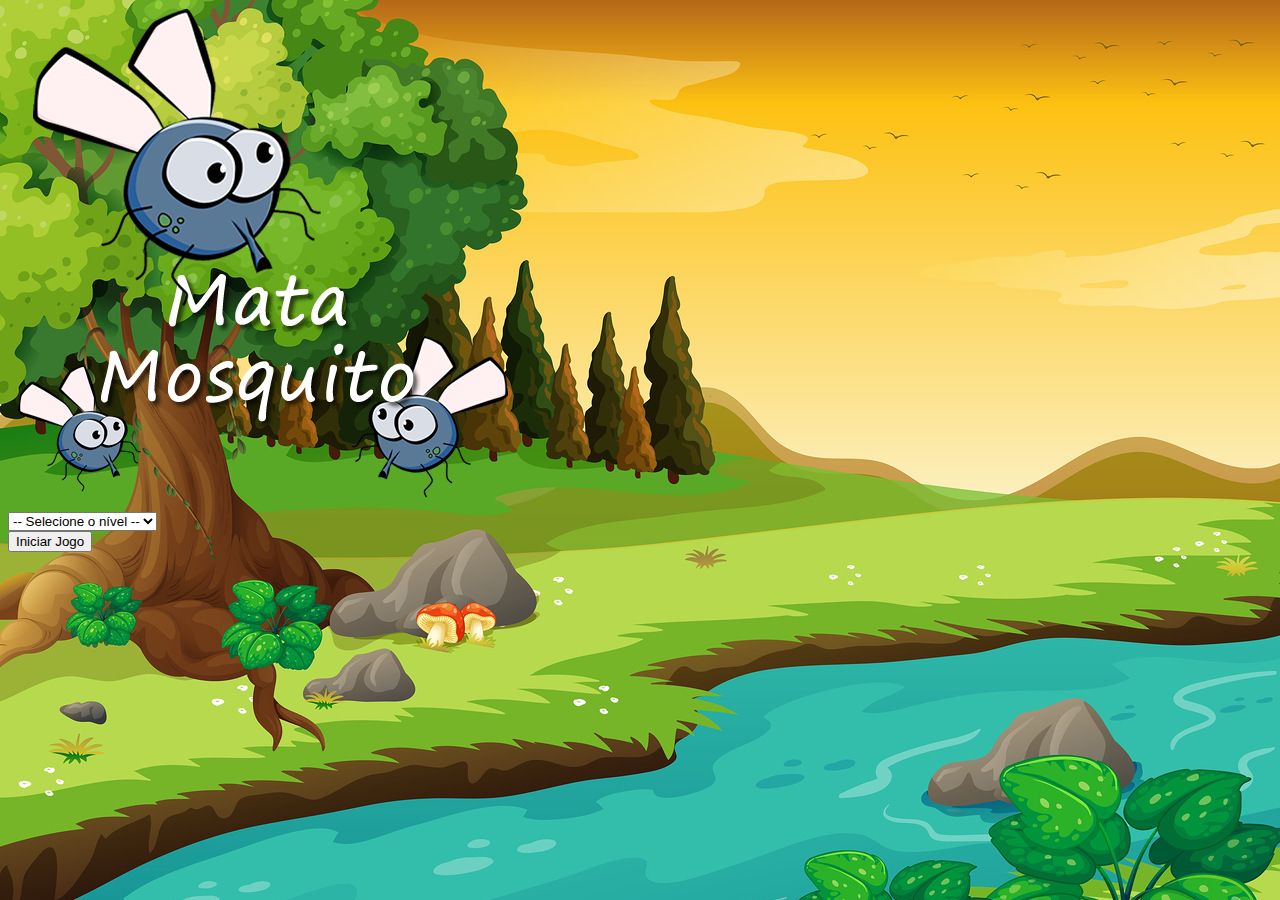
<file: index.html>
<!DOCTYPE html>
<html lang="pt-br">
    <head>
        <meta charset="UTF-8">
        <meta name="viewport" content="width=device-width, initial-scale=1.0">
        <title>Game Over</title>
        <link rel="stylesheet" href="mosquito.css">
        <link href="https://cdn.jsdelivr.net/npm/bootstrap@5.1.3/dist/css/bootstrap.min.css" rel="stylesheet" integrity="sha384-1BmE4kWBq78iYhFldvKuhfTAU6auU8tT94WrHftjDbrCEXSU1oBoqyl2QvZ6jIW3" crossorigin="anonymous">
        <script>
            function iniciarJogo() {
                var nivel = document.getElementById('nivel').value
                if(nivel === '') {
                    alert('Selecione um nível para iniciar o jogo')
                    return false
                }
                window.location.href = "mosquito.html?" + nivel
            }
        </script>
    </head>
    <body>

        <div class="container">
            <div class="row">
                <div class="col">
                    <div class="d-flex justify-content-center">
                        <img src="img/game.png">
                    </div>
                </div>
            </div>
            <div class="row">
                <div class="col">
                    <div class="d-flex justify-content-center">
                        <div class="mb-2">
                            <select id="nivel" class="form-control">
                                <option value="">-- Selecione o nível --</option>
                                <option value="normal">Normal</option>
                                <option value="dificil">Difícil</option>
                                <option value="impossivel">Impossível</option>
                            </select>
                        </div>
                    </div>
                </div>
            </div>
            <div class="row">
                <div class="col">
                    <div class="d-flex justify-content-center">
                        <button onclick="iniciarJogo()" type="button" class="btn btn-danger btn-lg">
                            Iniciar Jogo
                        </button>
                    </div>
                </div>
            </div>
        
        </div>

    </body>
</html>
</file>
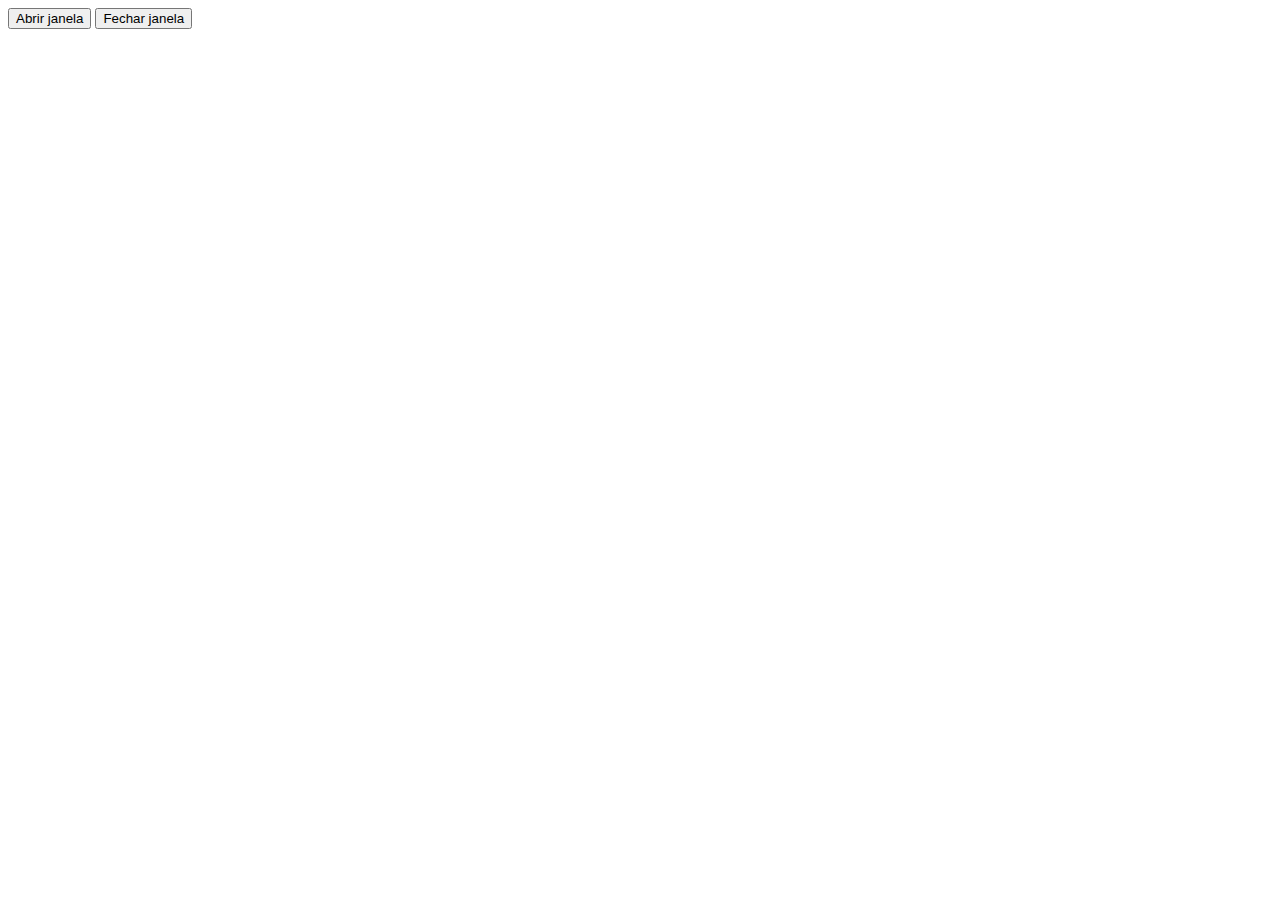
<file: bom.html>
<!DOCTYPE html>
<html lang="pt-br">
    <head>
        <meta charset="UTF-8">
        <meta name="viewport" content="width=device-width, initial-scale=1.0">
        <title>JavaScript</title>
        <script>
        
            var janela

            function abrirPopUp() {
                janela = window.open('http://google.com', 'nova_janela', 'width=200, height=200')
            }

            function fecharPopUp() {
                janela.close()
            }

        </script>
    </head>
    <body>
    
        <button onclick="abrirPopUp()">Abrir janela</button>
        <button onclick="fecharPopUp()">Fechar janela</button>
        
    </body>
</html>
</file>
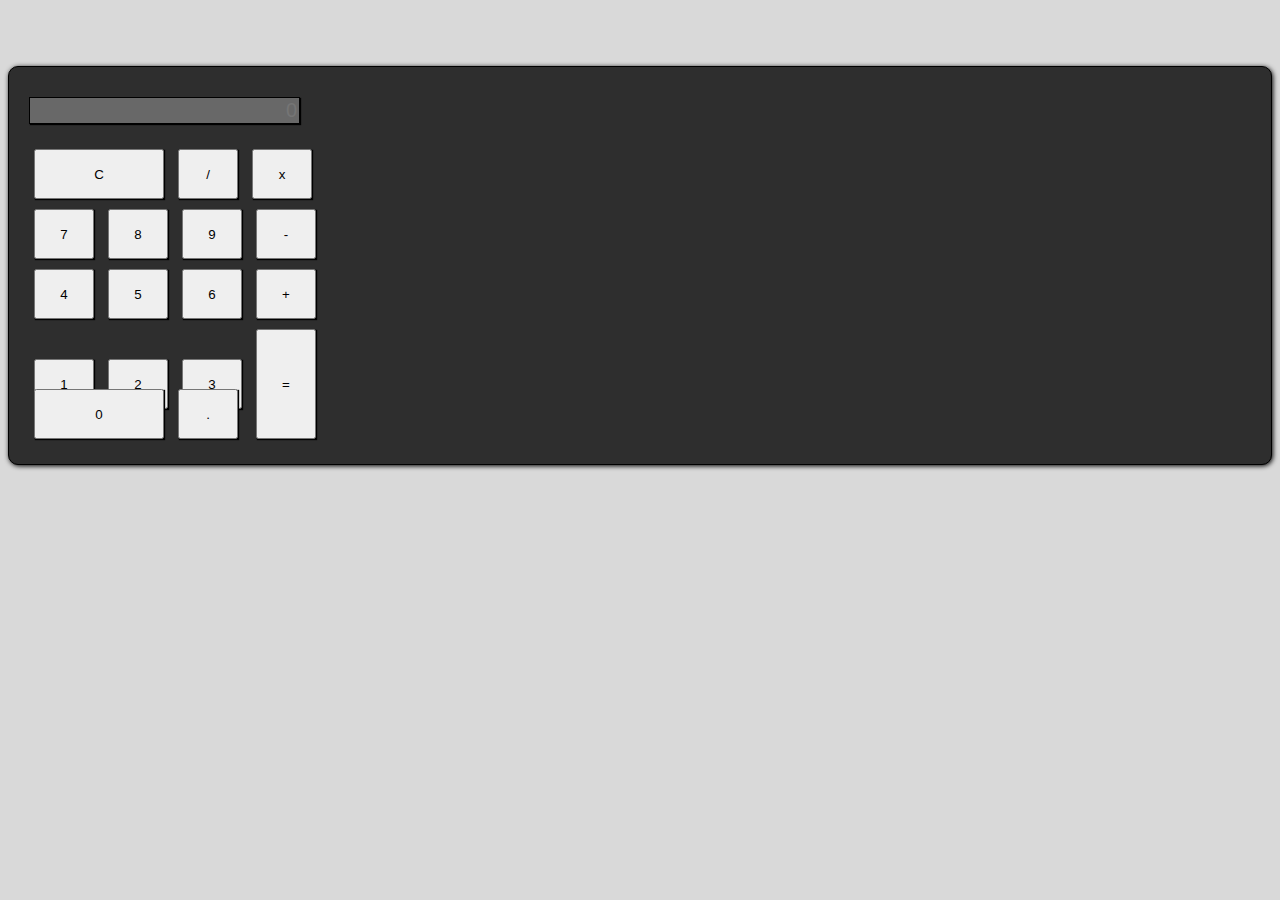
<file: calc.html>
<html>
	<head>
		<title>Calculadora</title>

		<!-- Latest compiled and minified CSS -->
		<link rel="stylesheet" href="https://maxcdn.bootstrapcdn.com/bootstrap/4.0.0-beta.2/css/bootstrap.min.css" integrity="sha384-PsH8R72JQ3SOdhVi3uxftmaW6Vc51MKb0q5P2rRUpPvrszuE4W1povHYgTpBfshb" crossorigin="anonymous">

    <style>
      .calculadora {
        margin-top: 40px;
        border: solid 1px #000;
        padding: 20px;
        background-color: #2E2E2E;
        border-radius: 10px;
        box-shadow: 1px 1px 5px #000;
      }

      .btn {
        width: 60px;
        height: 50px;
        margin: 5px;
        box-shadow: 1px 1px 1px #000;
      }

      .clear {
        width: 130px;
      }

      .enter {
        height: 110px;
      }

      .zero {
        width: 130px;
      }

      .resultado {
        text-align: right;
        font-size: 20px;
        margin-top: 10px;
        margin-bottom: 20px;
        border: solid 1px #000;
        box-shadow: 1px 1px 1px #000;
      }

    </style>
	</head>

  <body style="background: #d9d9d9">

    <div class="container">
      <div class="row">
        <div class="col d-flex justify-content-center">
          <br/>

          <div class="calculadora">
            <input id="resultado" type="text" class="form-control resultado" placeholder="0" disabled="disabled" />
            
            <div class="row">
              <button onclick="calcular('acao', 'c')" type="button" class="btn btn-dark btn-lg clear font-weight-light">C</button>
              <button onclick="calcular('acao', '/')" type="button" class="btn btn-dark btn-lg font-weight-light">/</button>
              <button onclick="calcular('acao', '*')" type="button" class="btn btn-dark btn-lg font-weight-light">x</button>
            </div>

            <div class="row">
              <button onclick="calcular('valor', '7')" type="button" class="btn btn-dark btn-lg font-weight-light">7</button>
              <button onclick="calcular('valor', '8')" type="button" class="btn btn-dark btn-lg font-weight-light">8</button>
              <button onclick="calcular('valor', '9')" type="button" class="btn btn-dark btn-lg font-weight-light">9</button>
              <button onclick="calcular('acao', '-')" type="button" class="btn btn-dark btn-lg font-weight-light">-</button>
            </div>
            
            <div class="row">
              <button onclick="calcular('valor', '4')" type="button" class="btn btn-dark btn-lg font-weight-light">4</button>
              <button onclick="calcular('valor', '5')" type="button" class="btn btn-dark btn-lg font-weight-light">5</button>
              <button onclick="calcular('valor', '6')" type="button" class="btn btn-dark btn-lg font-weight-light">6</button>
              <button onclick="calcular('acao', '+')" type="button" class="btn btn-dark btn-lg font-weight-light">+</button>
            </div>

            <div class="row">
              <button onclick="calcular('valor', '1')" type="button" class="btn btn-dark btn-lg font-weight-light">1</button>
              <button onclick="calcular('valor', '2')" type="button" class="btn btn-dark btn-lg font-weight-light">2</button>
              <button onclick="calcular('valor', '3')" type="button" class="btn btn-dark btn-lg font-weight-light">3</button>
              <button onclick="calcular('acao', '=')" type="button" class="btn btn-dark btn-lg enter">=</button>
            </div>

            <div class="row" style="margin-top: -60px">
              <button onclick="calcular('valor', '0')" type="button" class="btn btn-dark zero btn-lg font-weight-light">0</button>
              <button onclick="calcular('acao', '.')" type="button" class="btn btn-dark btn-lg font-weight-light">.</button>
            </div>

          </div>
        </div>
      </div>
    </div>

    <script>

        function calcular (tipo, valor) {
            if(tipo === 'acao') {
                if(valor == 'c') {
                    document.getElementById('resultado').value = ''
                }
                if(valor == '+' || valor == '-' || valor == '/' || valor == '*' || valor == '.') {
                    document.getElementById('resultado').value += valor
                }
                if(valor == '=') {
                    document.getElementById('resultado').value = eval(document.getElementById('resultado').value)
                }
            } else if (tipo === 'valor') {
                document.getElementById('resultado'). value += valor
            }
        }

    </script>
    
  </body>	

</html>
</file>
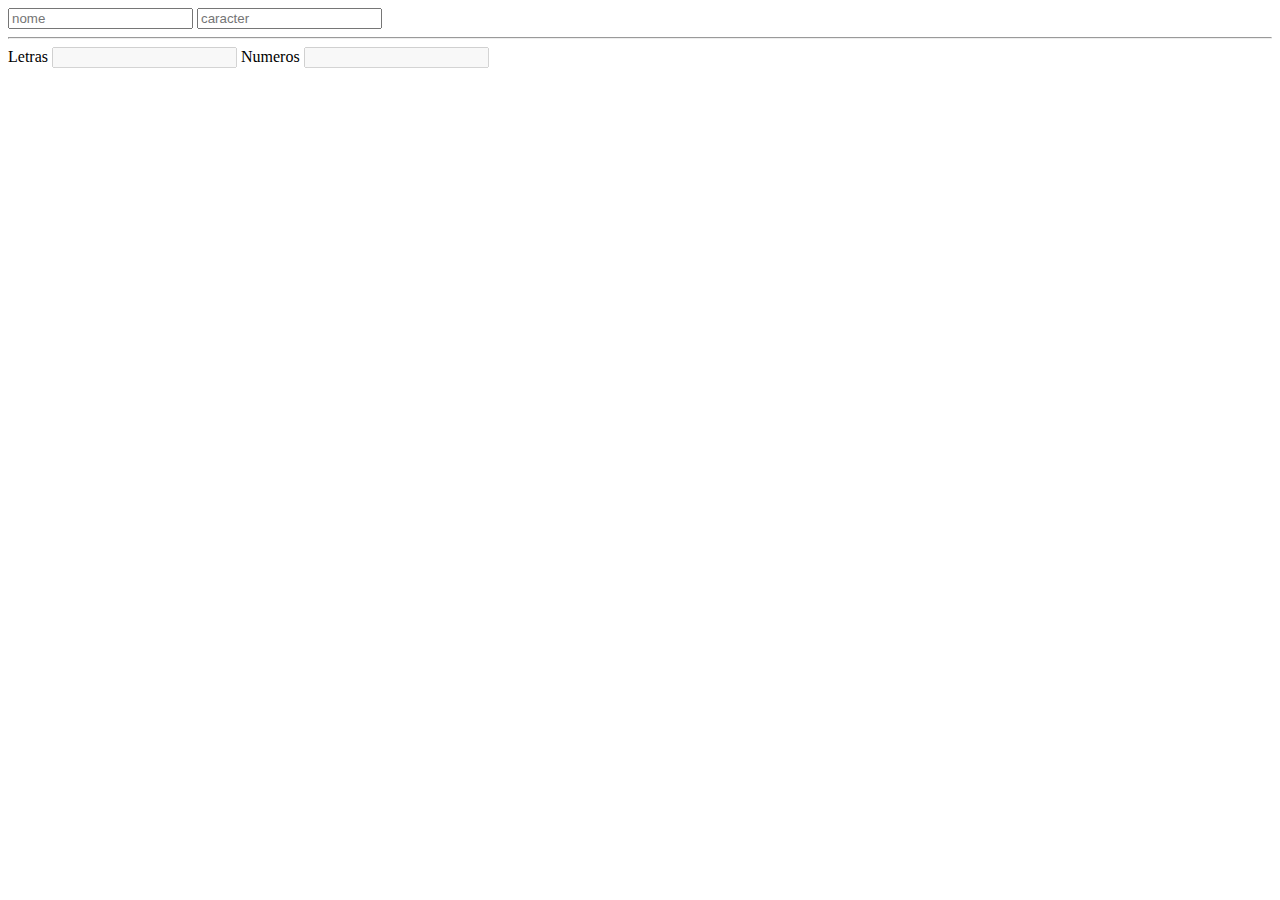
<file: dom.html>
<!DOCTYPE html>
<html lang="pt-br">
    <head>
        <meta charset="UTF-8">
        <meta name="viewport" content="width=device-width, initial-scale=1.0">
        <title>JavaScript</title>
        <script>
            
            function distribuiCaracter(){
                var caracter = document.getElementById('entrada').value
                document.getElementById('entrada').value = ''
                caracter.trim()
                switch(caracter) {
                    case '0':
                    case '1':
                    case '2':
                    case '3':
                    case '4':
                    case '5':
                    case '6':
                    case '7':
                    case '8':
                    case '9':
                        document.getElementById('numeros').value += caracter
                        break;
                    default:
                        document.getElementById('letras').value += caracter
                }
            }


        </script>
    </head>
    <body>
       
        <input class="campo_texto" type="text" name="nome" placeholder="nome" id="nome_usuario">
        
        <script>
            console.log(documen.getElementById('nome_usuario'))
            // getElementsByTagName()
            // getElementsByClassName()
            // getElementsByName()
        </script>

        <input type="text" placeholder="caracter" onkeyup="distribuiCaracter()" id="entrada">
        <hr>
        <span>Letras</span>
        <input type="text" disabled="disabled" id="letra">
        <span>Numeros</span>
        <input type="text" disabled="disabled" id="numeros"> 

    </body>
</html>
</file>
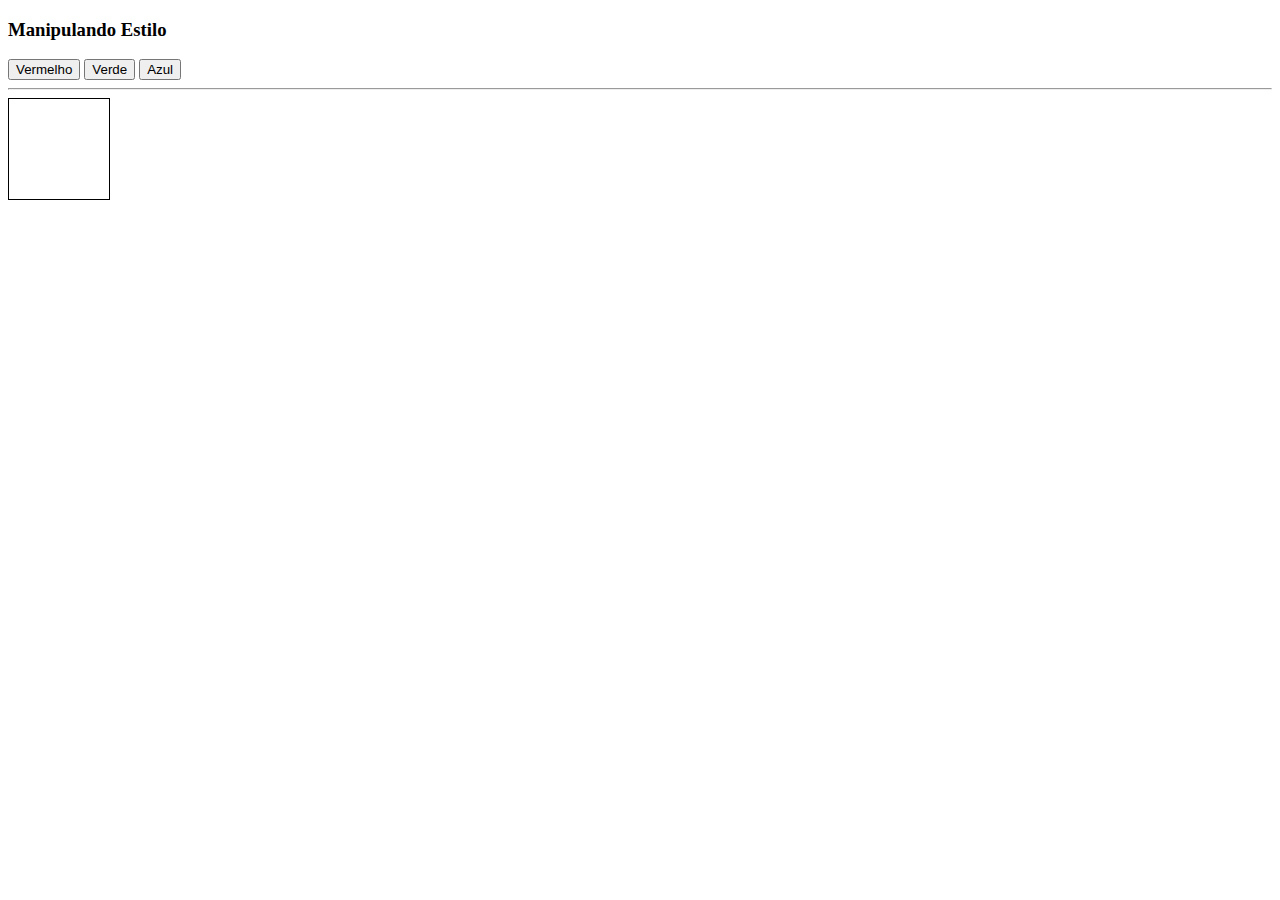
<file: dom_style.html>
<!DOCTYPE html>
<html lang="pt-br">
    <head>
        <meta charset="UTF-8">
        <meta name="viewport" content="width=device-width, initial-scale=1.0">
        <title>JavaScript</title>
        <script>
            function modificaEstilo(cor, w, h) {
                document.getElementById('quadrado').style.background = cor
                document.getElementById('quadrado').style.width = w
                document.getElementById('quadrado').style.height = h
            }
        </script>
    </head>
    <body>
       
        <h3>Manipulando Estilo</h3>

        <button type="button" onclick="modificaEstilo('#ff0000', 100, 200)">Vermelho</button>
        <button type="button" onclick="modificaEstilo('#00ff00', 200, 100)">Verde</button>
        <button type="button" onclick="modificaEstilo('#0000ff', 200, 200)">Azul</button>

        <hr>

        <div id="quadrado" style="border: solid 1px #000; width: 100px; height: 100px;">
            
        </div>

    </body>
</html>
</file>
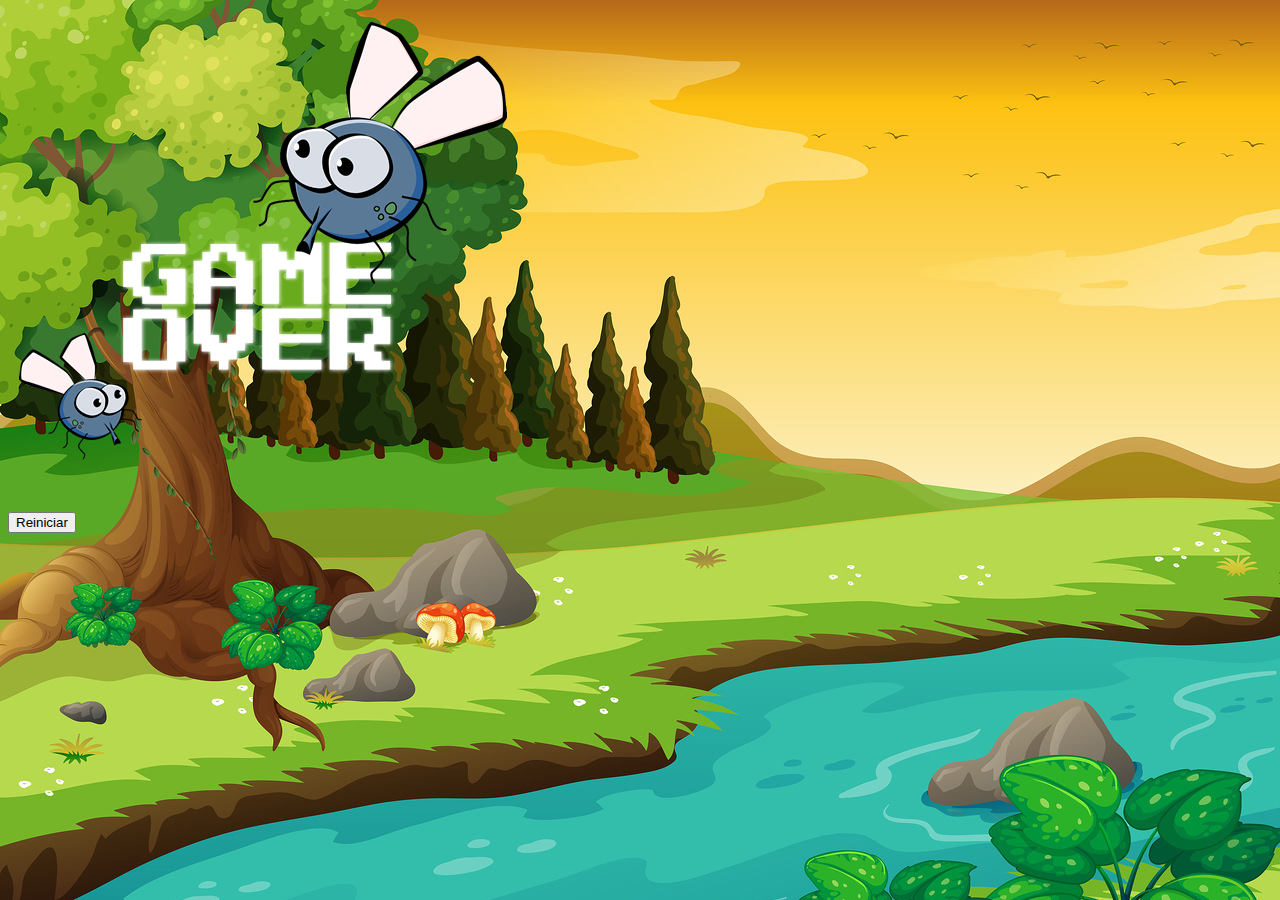
<file: end_game.html>
<!DOCTYPE html>
<html lang="pt-br">
    <head>
        <meta charset="UTF-8">
        <meta name="viewport" content="width=device-width, initial-scale=1.0">
        <title>Game Over</title>
        <link rel="stylesheet" href="mosquito.css">
        <link href="https://cdn.jsdelivr.net/npm/bootstrap@5.1.3/dist/css/bootstrap.min.css" rel="stylesheet" integrity="sha384-1BmE4kWBq78iYhFldvKuhfTAU6auU8tT94WrHftjDbrCEXSU1oBoqyl2QvZ6jIW3" crossorigin="anonymous">
    </head>
    <body onresize="adjustSize()">

        <div class="container">
            <div class="row">
                <div class="col">
                    <div class="d-flex justify-content-center">
                        <img src="img/game_over.png">
                    </div>
                </div>
            </div>
            <div class="row">
                <div class="col">
                    <div class="d-flex justify-content-center">
                        <button onclick="window.location.href = 'index.html'" type="button" class="btn btn-dark btn-lg">
                            Reiniciar
                        </button>
                    </div>
                </div>
            </div>
        </div>

    </body>
</html>
</file>
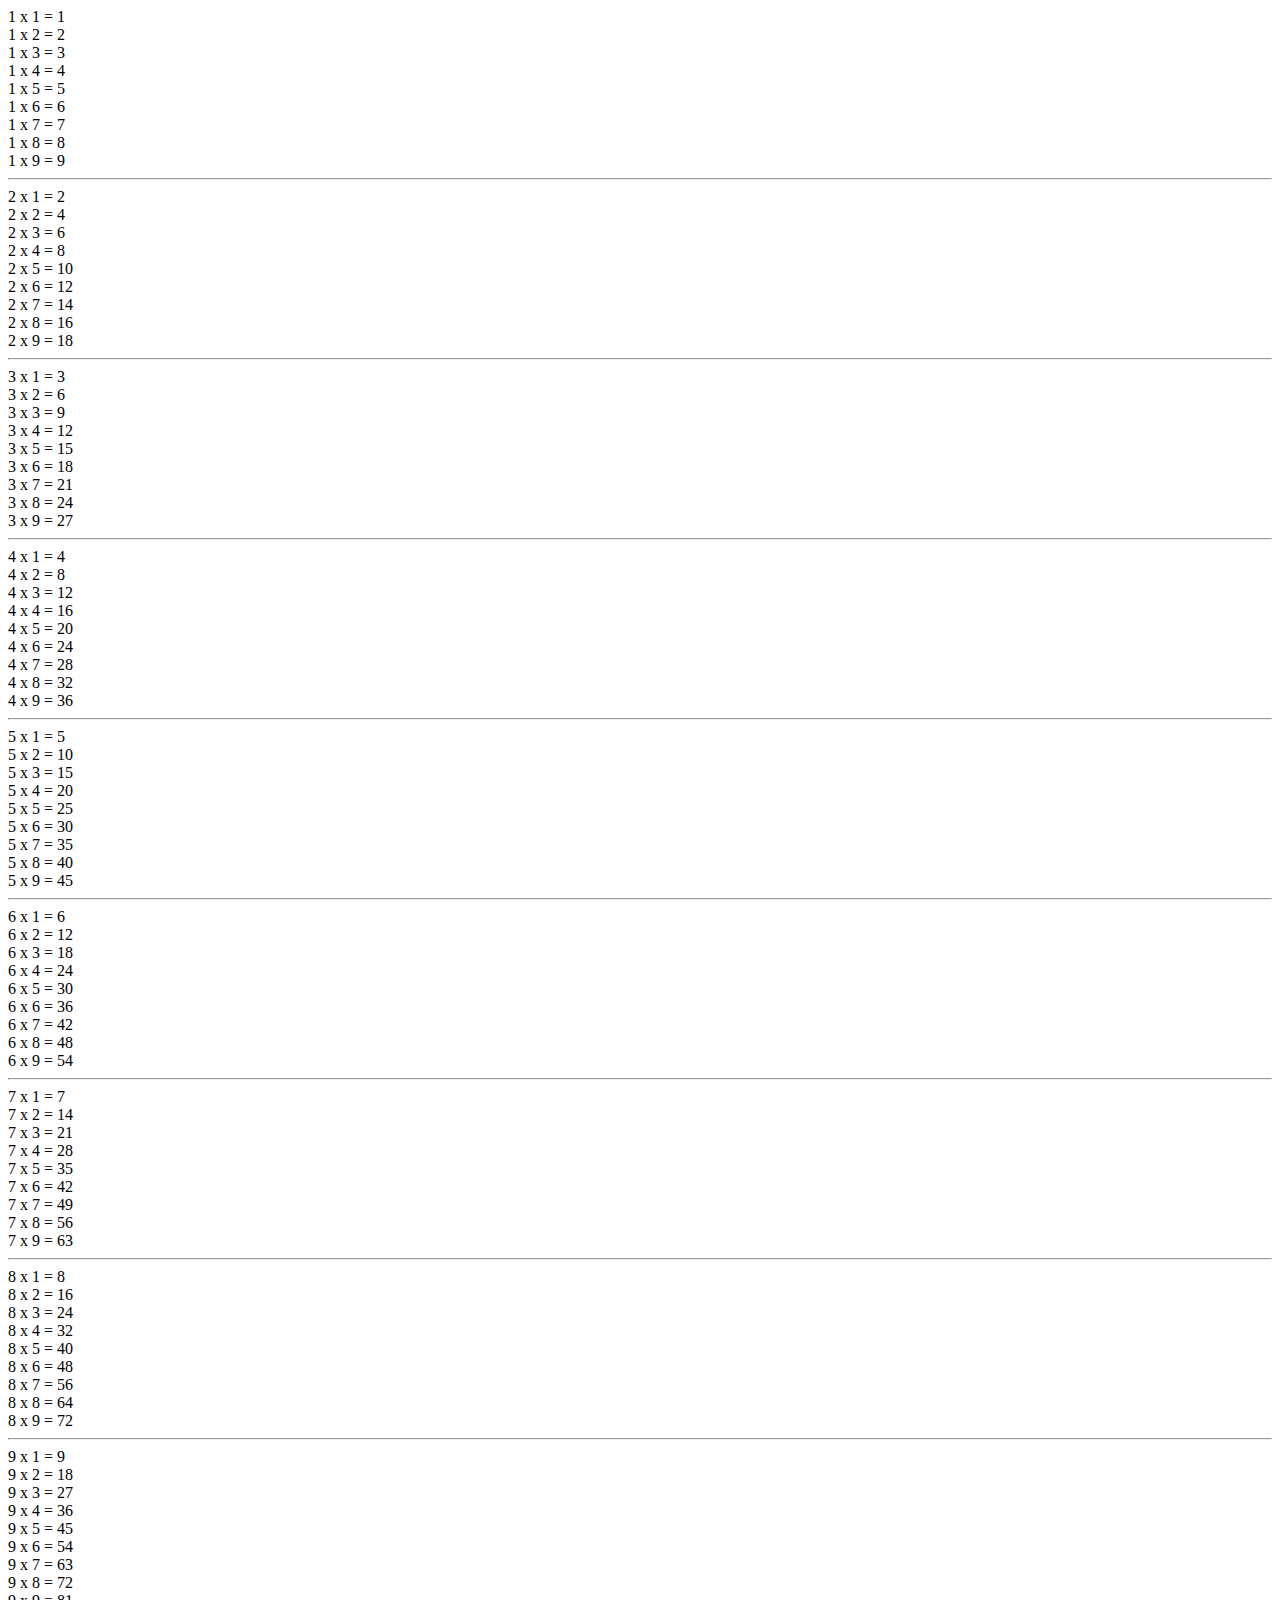
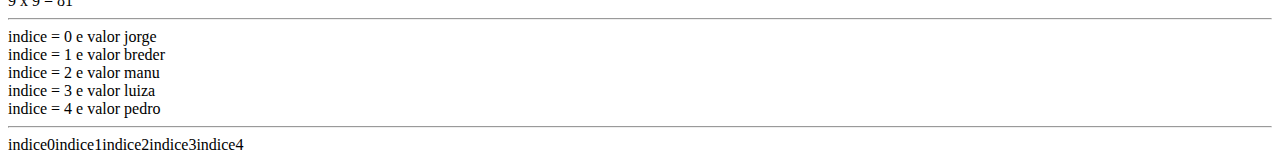
<file: loop.html>
<!DOCTYPE html>
<html lang="pt-br">
    <head>
        <meta charset="UTF-8">
        <meta name="viewport" content="width=device-width, initial-scale=1.0">
        <title>JavaScript</title>
        <script>
            

            //tabuada
            for(var x = 1; x < 10; x++) {
                for(var y = 1; y < 10; y++) {
                    var result = x*y
                    document.write(x + ' x ' + y + ' = ' + result + '<br>') 
                }
                document.write('<hr>')
            }

            // for in
            var lista = []
            lista.push('jorge')
            lista.push('breder')
            lista.push('manu')
            lista.push('luiza')
            lista.push('pedro')

            for(var x in lista) {
                document.write('indice = ' + x + ' e valor ' + lista[x] + '<br>')
            }
            document.write('<hr>')

            // for each
            var lista_2 = []
            lista_2.push('jorge')
            lista_2.push('breder')
            lista_2.push('manu')
            lista_2.push('luiza')
            lista_2.push('pedro')

            lista_2.forEach(function(valor, indice, array) {
                document.write('indice' + indice)
            })

        </script>
    </head>
    <body>
    
        
    </body>
</html>
</file>
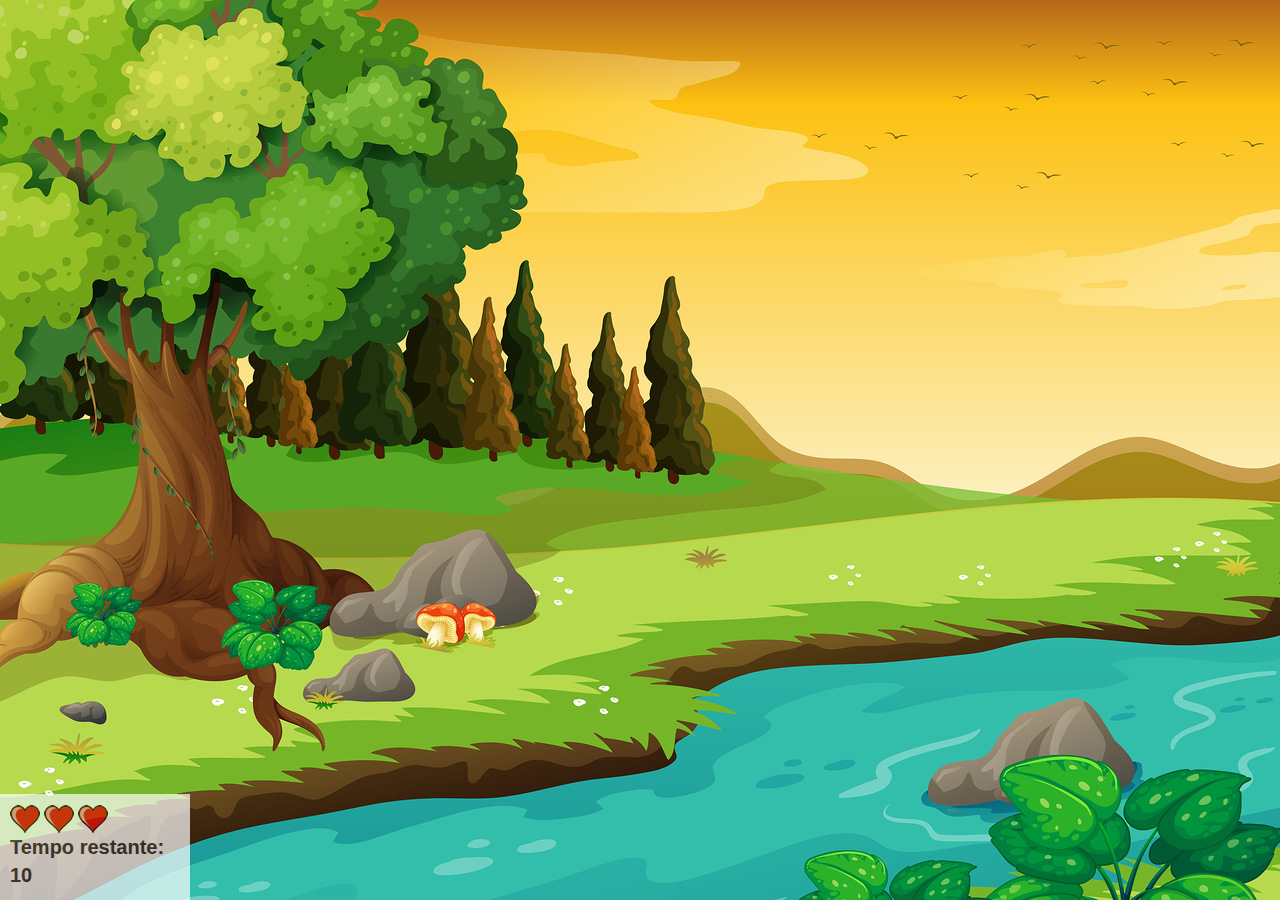
<file: mosquito.html>
<!DOCTYPE html>
<html lang="pt-br">
    <head>
        <meta charset="UTF-8">
        <meta name="viewport" content="width=device-width, initial-scale=1.0">
        <title>JavaScript</title>
        <link rel="stylesheet" href="mosquito.css">
        <link rel="stylesheet" href="https://cdn.jsdelivr.net/npm/bootstrap@3.3.7/dist/css/bootstrap.min.css" ="sha384-BVYiiSIFeK1dGmJRAkycuHAHRg32OmUcww7on3RYdg4Va+PmSTsz/K68vbdEjh4u" crossorigin="anonymous">
        <script src="mosquito.js"></script>
    </head>
    <body onresize="adjustSize()">

        <div class="painel">
            <div class="vida">
                <img id="v1" src="img/coracao_cheio.png">
                <img id="v2" src="img/coracao_cheio.png">
                <img id="v3" src="img/coracao_cheio.png">
            </div>
            <div class="cronometro">
                Tempo restante: <span id="cronometro"></span> 
            </div>
        </div>


        <script>
            document.getElementById('cronometro').innerHTML = time
            var criaMosca = setInterval(function(){randomPos()}, mosquitoTempo)
        </script>
        
    </body>
</html>
</file>
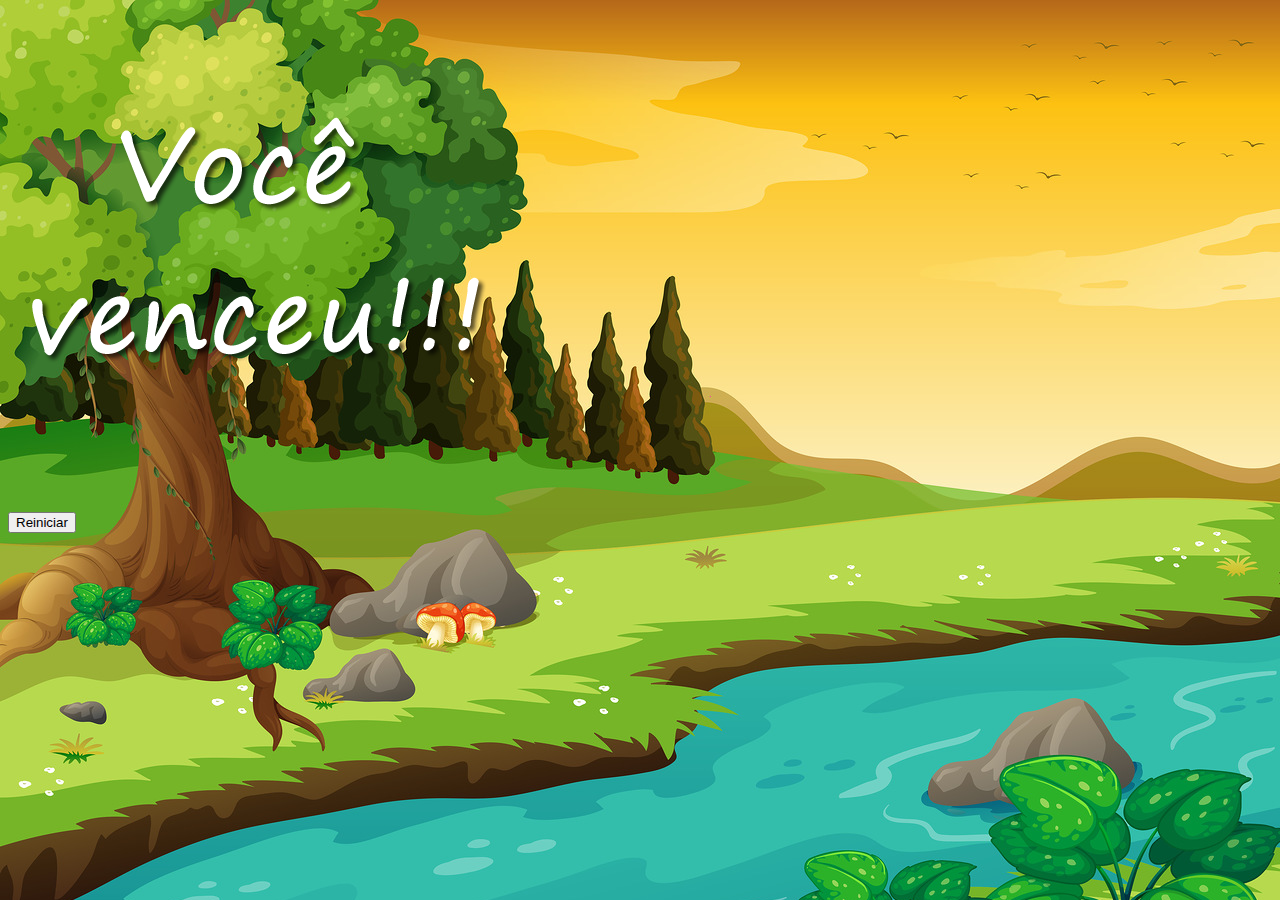
<file: win.html>
<!DOCTYPE html>
<html lang="pt-br">
    <head>
        <meta charset="UTF-8">
        <meta name="viewport" content="width=device-width, initial-scale=1.0">
        <title>Game Over</title>
        <link rel="stylesheet" href="mosquito.css">
        <link href="https://cdn.jsdelivr.net/npm/bootstrap@5.1.3/dist/css/bootstrap.min.css" rel="stylesheet" integrity="sha384-1BmE4kWBq78iYhFldvKuhfTAU6auU8tT94WrHftjDbrCEXSU1oBoqyl2QvZ6jIW3" crossorigin="anonymous">
    </head>
    <body onresize="adjustSize()">

        <div class="container">
            <div class="row">
                <div class="col">
                    <div class="d-flex justify-content-center">
                        <img src="img/vitoria.png">
                    </div>
                </div>
            </div>
            <div class="row">
                <div class="col">
                    <div class="d-flex justify-content-center">
                        <button onclick="window.location.href = 'index.html'" type="button" class="btn btn-dark btn-lg">
                            Reiniciar
                        </button>
                    </div>
                </div>
            </div>
        </div>

    </body>
</html>
</file>
<file: mosquito.css>
body {
    background-image: url(img/bg.jpg);
    background-repeat: no-repeat;
}

html {
    cursor: url(img/mata_mosca.png) 30 30, auto;
}

.mosquito1 {
    width: 50px;
    height: 50px;
}

.mosquito2 {
    width: 75px;
    height: 75px;
}

.mosquito3 {
    width: 90px;
    height: 90px;
}

.ladoA {
    transform: scaleX(1);
}

.LadoB {
    transform: scaleX(-1);
}

.painel {
    position: absolute;
    width: 190px;
    padding: 10px;
    bottom: 0px;
    left: 0px;
    border-top: 1px solid #fff;
    background-color: #fff;
    opacity: 0.7;
}

.vidas {
    float: left;
}

.cronometro {
    float: left;
    font-size: 20px;
    font-weight: bold;
}
</file>
